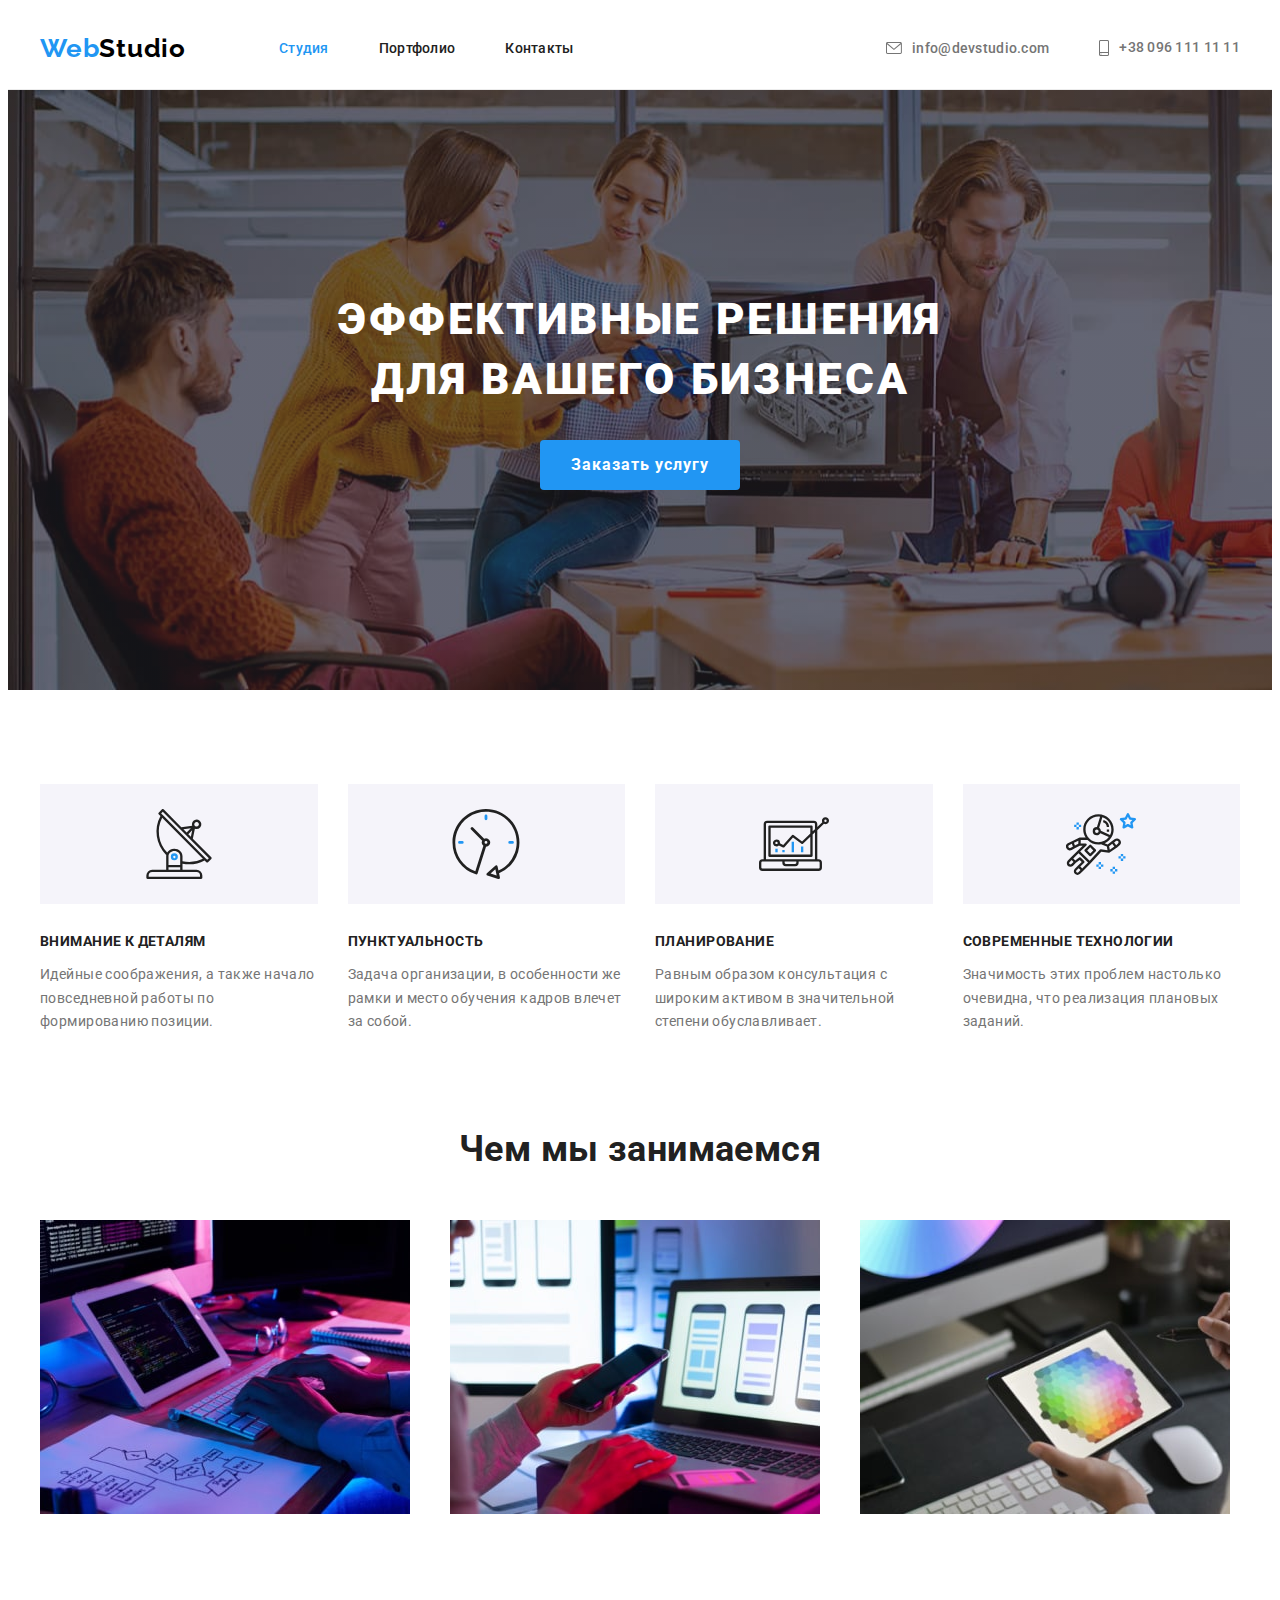
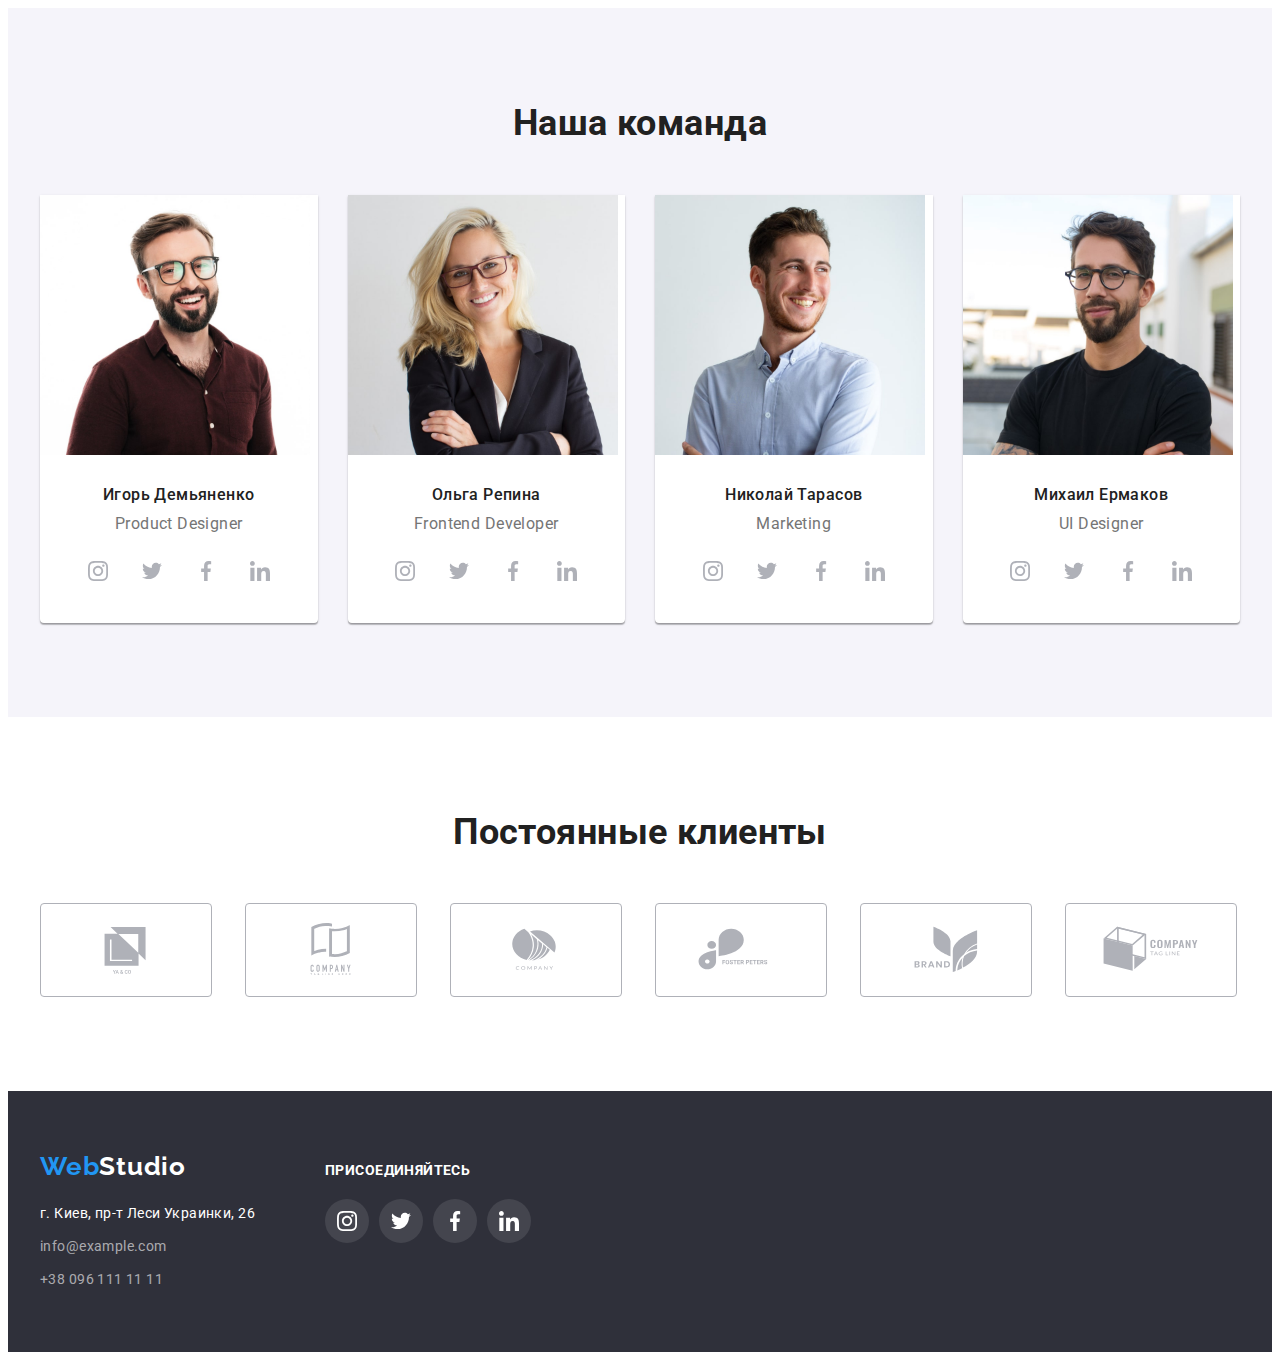
<file: index.html>
<!DOCTYPE html>
<html lang="ru">
  <head>
    <meta charset="UTF-8" />
    <meta http-equiv="X-UA-Compatible" content="IE=edge" />
    <meta name="viewport" content="width=device-width, initial-scale=1.0" />
    <title>WebStudio</title>
    <link rel="preconnect" href="https://fonts.googleapis.com" />
    <link rel="preconnect" href="https://fonts.gstatic.com" crossorigin />
    <link
      href="https://fonts.googleapis.com/css2?family=Raleway:wght@700&family=Roboto:wght@400;500;700;900&display=swap"
      rel="stylesheet"
    />
    <link
      rel="stylesheet"
      href="https://cdnjs.cloudflare.com/ajax/libs/modern-normalize/1.1.0/modern-normalize.min.css"
      integrity="sha512-wpPYUAdjBVSE4KJnH1VR1HeZfpl1ub8YT/NKx4PuQ5NmX2tKuGu6U/JRp5y+Y8XG2tV+wKQpNHVUX03MfMFn9Q=="
      crossorigin="anonymous"
      referrerpolicy="no-referrer"
    />
    <link rel="stylesheet" href="./css/styles.css" />
  </head>
  <body>
    <header class="header">
      <div class="container">
        <nav class="header-navigation">
          <a href="" class="header-logo logo link"
            >Web<span class="header-logo-part">Studio</span>
          </a>

          <ul class="navigation-list list">
            <li class="navigation-item">
              <a class="navigation-link current link nav" href="./index.html">Студия</a>
            </li>
            <li class="navigation-item">
              <a class="navigation-link link nav" href="./portfolio.html">Портфолио</a>
            </li>
            <li class="navigation-item">
              <a class="navigation-link link nav" href="">Контакты</a>
            </li>
          </ul>
        </nav>

        <ul class="contacts-list list">
          <li class="contacts-item icon-mail">
            <a class="contacts-link link nav" href="mailto:info@devstudio.com">
              <svg class="contacts-icons" width="16" height="12">
                <use href="./images/icons.svg#icon-mail"
              </svg>
              <p class="contacts-text">info@devstudio.com</p>
            </a>
          </li>
          <li class="contacts-item icon-tel">
            <a class="contacts-link link nav" href="tel:+380961111111">
              <svg class="contacts-icons" width="10" height="16">
                <use href="./images/icons.svg#icon-telephone"
              </svg>
              <p class="contacts-text">+38 096 111 11 11</p>
            </a>
          </li>
        </ul>
      </div>
    </header>

    <main>
      <section class="hero">
        <div class="container">
          <h1 class="hero-title">Эффективные решения для вашего бизнеса</h1>
          <button class="hero-btn btn" type="button">Заказать услугу</button>
        </div>
      </section>

      <section class="features">
        <div class="container">
          <h2 class="visually-hidden">Особенности</h2>
          <ul class="features-list list">
            <li class="features-item icon-antenna">
              <h3 class="features-title">Внимание к деталям</h3>
              <p class="features-text">
                Идейные соображения, а также начало повседневной работы по формированию позиции.
              </p>
            </li>
            <li class="features-item icon-clock">
              <h3 class="features-title">Пунктуальность</h3>
              <p class="features-text">
                Задача организации, в особенности же рамки и место обучения кадров влечет за собой.
              </p>
            </li>
            <li class="features-item icon-diagram">
              <h3 class="features-title">Планирование</h3>
              <p class="features-text">
                Равным образом консультация с широким активом в значительной степени обуславливает.
              </p>
            </li>
            <li class="features-item icon-astronaut">
              <h3 class="features-title">Современные технологии</h3>
              <p class="features-text">
                Значимость этих проблем настолько очевидна, что реализация плановых заданий.
              </p>
            </li>
          </ul>
        </div>
      </section>

      <section class="gallery">
        <div class="container">
          <h2 class="section-title">Чем мы занимаемся</h2>
          <ul class="gallery-list list">
            <li class="gallery-item">
              <img
                class="images"
                src="./images/img-1.jpg"
                alt="набирает на клавиатуре перед планшетом"
                width="370"
                height="294"
              />
            </li>
            <li class="gallery-item">
              <img
                class="images"
                src="./images/img-2.jpg"
                alt="держит в руке телефон перед монитором"
                width="370"
                height="294"
              />
            </li>
            <li class="gallery-item">
              <img
                class="images"
                src="./images/img-3.jpg"
                alt="держит в руке планшет с цветовым спектром"
                width="370"
                height="294"
              />
            </li>
          </ul>
        </div>
      </section>

      <section class="team">
        <div class="container">
          <h2 class="section-title">Наша команда</h2>
          <ul class="team-list list">
            <li class="team-card">
              <img
                class="images"
                src="./images/team-1.jpg"
                alt="чувак с бородой и в очках улыбается"
                width="270"
                height="260"
              />
              <h3 class="team-card-title">Игорь Демьяненко</h3>
              <p lang="en" class="team-card-text">Product Designer</p>
              <ul class="team-social-list list">
                <li class="team-social-item">
                  <a class="team-social-link" href="">
                    <svg class="team-social-icon" width="20" height="20">
                      <use href="./images/icons.svg#icon-instagram"
                    </svg>
                  </a>
                </li>
                <li class="team-social-item">
                  <a class="team-social-link" href="">
                    <svg class="team-social-icon" width="20" height="20">
                      <use href="./images/icons.svg#icon-twitter"
                    </svg>
                  </a>
                </li>
                <li class="team-social-item">
                  <a class="team-social-link" href="">
                    <svg class="team-social-icon" width="20" height="20">
                      <use href="./images/icons.svg#icon-facebook"
                    </svg>
                  </a>
                </li>
                <li class="team-social-item">
                  <a class="team-social-link" href="">
                    <svg class="team-social-icon" width="20" height="20">
                      <use href="./images/icons.svg#icon-linkedin"
                    </svg>
                  </a>
                </li>
              </ul>
            </li>
            <li class="team-card">
              <img
                class="images"
                src="./images/team-2.jpg"
                alt="барышня со сложенными руками"
                width="270"
                height="260"
              />
              <h3 class="team-card-title">Ольга Репина</h3>
              <p lang="en" class="team-card-text">Frontend Developer</p>
              <ul class="team-social-list list">
                <li class="team-social-item">
                  <a class="team-social-link" href="">
                    <svg class="team-social-icon" width="20" height="20">
                      <use href="./images/icons.svg#icon-instagram"
                    </svg>
                  </a>
                </li>
                <li class="team-social-item">
                  <a class="team-social-link" href="">
                    <svg class="team-social-icon" width="20" height="20">
                      <use href="./images/icons.svg#icon-twitter"
                    </svg>
                  </a>
                </li>
                <li class="team-social-item">
                  <a class="team-social-link" href="">
                    <svg class="team-social-icon" width="20" height="20">
                      <use href="./images/icons.svg#icon-facebook"
                    </svg>
                  </a>
                </li>
                <li class="team-social-item">
                  <a class="team-social-link" href="">
                    <svg class="team-social-icon" width="20" height="20">
                      <use href="./images/icons.svg#icon-linkedin"
                    </svg>
                  </a>
                </li>
              </ul>
            </li>
            <li class="team-card">
              <img
                class="images"
                src="./images/team-3.jpg"
                alt="чувак смотрит в сторону и улыбается"
                width="270"
                height="260"
              />
              <h3 class="team-card-title">Николай Тарасов</h3>
              <p lang="en" class="team-card-text">Marketing</p>
              <ul class="team-social-list list">
                <li class="team-social-item">
                  <a class="team-social-link" href="">
                    <svg class="team-social-icon" width="20" height="20">
                      <use href="./images/icons.svg#icon-instagram"
                    </svg>
                  </a>
                </li>
                <li class="team-social-item">
                  <a class="team-social-link" href="">
                    <svg class="team-social-icon" width="20" height="20">
                      <use href="./images/icons.svg#icon-twitter"
                    </svg>
                  </a>
                </li>
                <li class="team-social-item">
                  <a class="team-social-link" href="">
                    <svg class="team-social-icon" width="20" height="20">
                      <use href="./images/icons.svg#icon-facebook"
                    </svg>
                  </a>
                </li>
                <li class="team-social-item">
                  <a class="team-social-link" href="">
                    <svg class="team-social-icon" width="20" height="20">
                      <use href="./images/icons.svg#icon-linkedin"
                    </svg>
                  </a>
                </li>
              </ul>
            </li>
            <li class="team-card">
              <img
                class="images"
                src="./images/team-4.jpg"
                alt="чувак с ухмылкой и в очках"
                width="270"
                height="260"
              />
              <h3 class="team-card-title">Михаил Ермаков</h3>
              <p lang="en" class="team-card-text">UI Designer</p>
              <ul class="team-social-list list">
                <li class="team-social-item">
                  <a class="team-social-link" href="">
                    <svg class="team-social-icon" width="20" height="20">
                      <use href="./images/icons.svg#icon-instagram"
                    </svg>
                  </a>
                </li>
                <li class="team-social-item">
                  <a class="team-social-link" href="">
                    <svg class="team-social-icon" width="20" height="20">
                      <use href="./images/icons.svg#icon-twitter"
                    </svg>
                  </a>
                </li>
                <li class="team-social-item">
                  <a class="team-social-link" href="">
                    <svg class="team-social-icon" width="20" height="20">
                      <use href="./images/icons.svg#icon-facebook"
                    </svg>
                  </a>
                </li>
                <li class="team-social-item">
                  <a class="team-social-link" href="">
                    <svg class="team-social-icon" width="20" height="20">
                      <use href="./images/icons.svg#icon-linkedin"
                    </svg>
                  </a>
                </li>
              </ul>
            </li>
          </ul>
        </div>
      </section>

      <section>
        <div class="container">
          <h2 class="section-title">Постоянные клиенты</h2>
          <ul class="clients-list list">
            <li class="clients-item">
              <a class="clients-link" href=""
                ><svg class="clients-icon" width="160" height="60">
                  <use href="./images/icons.svg#icon-Client-1"
                </svg></a
              >
            </li>
            <li class="clients-item">
              <a class="clients-link" href=""
                ><svg class="clients-icon" width="160" height="60">
                  <use href="./images/icons.svg#icon-Client-2"
                </svg></a
              >
            </li>
            <li class="clients-item">
              <a class="clients-link" href=""
                ><svg class="clients-icon" width="160" height="60">
                  <use href="./images/icons.svg#icon-Client-3"
                </svg></a
              >
            </li>
            <li class="clients-item">
              <a class="clients-link" href=""
                ><svg class="clients-icon" width="160" height="60">
                  <use href="./images/icons.svg#icon-Client-4"
                </svg></a
              >
            </li>
            <li class="clients-item">
              <a class="clients-link" href=""
                ><svg class="clients-icon" width="160" height="60">
                  <use href="./images/icons.svg#icon-Client-5"
                </svg></a
              >
            </li>
            <li class="clients-item">
              <a class="clients-link" href=""
                ><svg class="clients-icon" width="160" height="60">
                  <use href="./images/icons.svg#icon-Client-6"
                </svg></a
              >
            </li>
          </ul>
        </div>
      </section>
    </main>

    <footer class="footer">
      <div class="container">
        <div class="footer-info">
          <a href="" class="logo link">Web<span class="footer-logo-part">Studio</span></a>
          <address class="address">
            <ul class="address-list list">
              <li class="footer-adress-item">
                <a href="" class="footer-address link"> г. Киев, пр-т Леси Украинки, 26</a>
              </li>
              <li class="footer-adress-item">
                <a class="footer-contacts link" href="mailto:info@example.com">info@example.com</a>
              </li>
              <li class="footer-adress-item">
                <a class="footer-contacts link" href="tel:+380961111111">+38 096 111 11 11</a>
              </li>
            </ul>
          </address>
        </div>
        <div class="footer-social">
          <h3 class="footer-text">Присоединяйтесь</h3>
          <ul class="footer-social-list list">
            <li class="footer-social-item">
              <a class="footer-social-link" href="">
                <svg class="footer-social-icon" width="20" height="20">
                  <use href="./images/icons.svg#icon-instagram"
                </svg>
              </a>
            </li>
            <li class="footer-social-item">
              <a class="footer-social-link" href="">
                <svg class="footer-social-icon" width="20" height="20">
                  <use href="./images/icons.svg#icon-twitter"
                </svg>
              </a>
            </li>
            <li class="footer-social-item">
              <a class="footer-social-link" href="">
                <svg class="footer-social-icon" width="20" height="20">
                  <use href="./images/icons.svg#icon-facebook"
                </svg>
              </a>
            </li>
            <li class="footer-social-item">
              <a class="footer-social-link" href="">
                <svg class="footer-social-icon" width="20" height="20">
                  <use href="./images/icons.svg#icon-linkedin"
                </svg>
              </a>
            </li>
          </ul>
        </div>
      </div>
    </footer>
  </body>
</html>
</file>
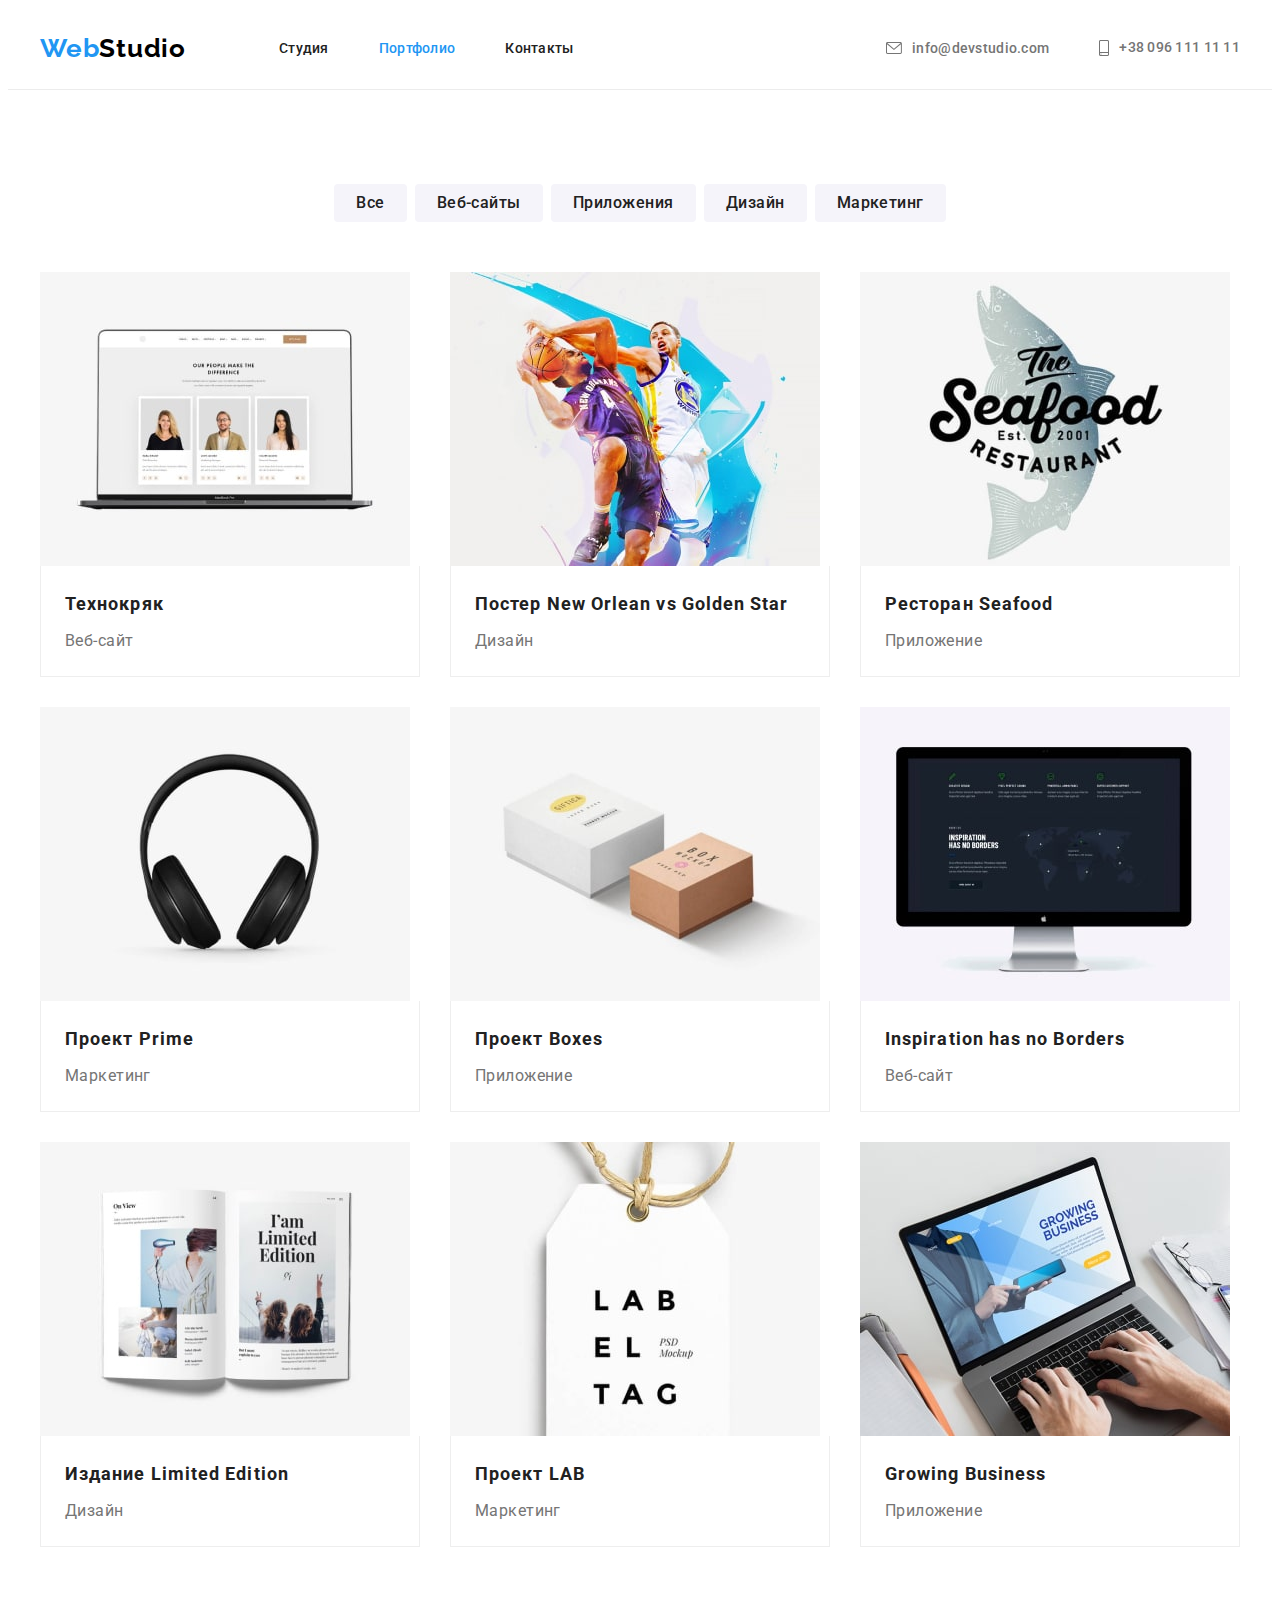
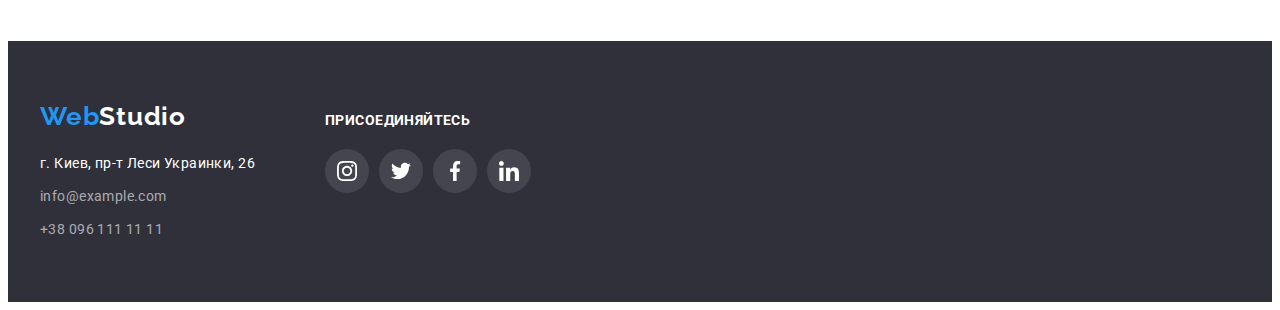
<file: portfolio.html>
<!DOCTYPE html>
<html lang="ru">
  <head>
    <meta charset="UTF-8" />
    <meta http-equiv="X-UA-Compatible" content="IE=edge" />
    <meta name="viewport" content="width=device-width, initial-scale=1.0" />
    <title>WebStudio</title>
    <link rel="preconnect" href="https://fonts.googleapis.com" />
    <link rel="preconnect" href="https://fonts.gstatic.com" crossorigin />
    <link
      href="https://fonts.googleapis.com/css2?family=Raleway:wght@700&family=Roboto:wght@400;500;700;900&display=swap"
      rel="stylesheet"
    />
    <link
      rel="stylesheet"
      href="https://cdnjs.cloudflare.com/ajax/libs/modern-normalize/1.1.0/modern-normalize.min.css"
      integrity="sha512-wpPYUAdjBVSE4KJnH1VR1HeZfpl1ub8YT/NKx4PuQ5NmX2tKuGu6U/JRp5y+Y8XG2tV+wKQpNHVUX03MfMFn9Q=="
      crossorigin="anonymous"
      referrerpolicy="no-referrer"
    />
    <link rel="stylesheet" href="./css/styles.css" />
  </head>
  <body>
    <header class="header">
      <div class="container">
        <nav class="header-navigation">
          <a href="" class="header-logo logo link"
            >Web<span class="header-logo-part">Studio</span>
          </a>

          <ul class="navigation-list list">
            <li class="navigation-item">
              <a class="navigation-link link nav" href="./index.html">Студия</a>
            </li>
            <li class="navigation-item">
              <a class="navigation-link current link nav" href="./portfolio.html">Портфолио</a>
            </li>
            <li class="navigation-item">
              <a class="navigation-link link nav" href="">Контакты</a>
            </li>
          </ul>
        </nav>

        <ul class="contacts-list list">
          <li class="contacts-item icon-mail">
            <a class="contacts-link link nav" href="mailto:info@devstudio.com">
              <svg class="contacts-icons" width="16" height="12">
                <use href="./images/icons.svg#icon-mail"
              </svg>
              <p class="contacts-text">info@devstudio.com</p>
            </a>
          </li>
          <li class="contacts-item icon-tel">
            <a class="contacts-link link nav" href="tel:+380961111111">
              <svg class="contacts-icons" width="10" height="16">
                <use href="./images/icons.svg#icon-telephone"
              </svg>
              <p class="contacts-text">+38 096 111 11 11</p>
            </a>
          </li>
        </ul>
      </div>
    </header>
    <main>
      <section class="projects">
        <div class="container">
          <h1 class="visually-hidden">Наши проекты</h1>
          <ul class="filters list">
            <li class="filters-item"><button type="button" class="filters-btn btn">Все</button></li>
            <li class="filters-item">
              <button type="button" class="filters-btn btn">Веб-сайты</button>
            </li>
            <li class="filters-item">
              <button type="button" class="filters-btn btn">Приложения</button>
            </li>
            <li class="filters-item">
              <button type="button" class="filters-btn btn">Дизайн</button>
            </li>
            <li class="filters-item">
              <button type="button" class="filters-btn btn">Маркетинг</button>
            </li>
          </ul>
          <ul class="project-cards list">
            <li class="project-card">
              <a class="project-card-link link" href="">
                <img
                  class="images"
                  src="./images/portfolio/technokryak.jpg"
                  alt="монитор с тремя карточками на экране"
                  width="370"
                  height="294"
                />
                <div class="project-card-content">
                  <h2 class="project-card-title">Технокряк</h2>
                  <p class="project-card-text">Веб-сайт</p>
                </div>
              </a>
            </li>
            <li class="project-card">
              <a class="project-card-link link" href="">
                <img
                  class="images"
                  src="./images/portfolio/new-orlean.jpg"
                  alt="два баскетболиста борются за мяч"
                  width="370"
                  height="294"
                />
                <div class="project-card-content">
                  <h2 class="project-card-title">
                    Постер <span lang="en">New Orlean vs Golden Star</span>
                  </h2>
                  <p class="project-card-text">Дизайн</p>
                </div>
              </a>
            </li>
            <li class="project-card">
              <a class="project-card-link link" href="">
                <img
                  class="images"
                  src="./images/portfolio/seafood.jpg"
                  alt="рыба и название ресторана Сифуд"
                  width="370"
                  height="294"
                />
                <div class="project-card-content">
                  <h2 class="project-card-title">Ресторан <span lang="en">Seafood</span></h2>
                  <p class="project-card-text">Приложение</p>
                </div>
              </a>
            </li>
            <li class="project-card">
              <a class="project-card-link link" href="">
                <img
                  class="images"
                  src="./images/portfolio/prime.jpg"
                  alt="наушники на белом фоне"
                  width="370"
                  height="294"
                />
                <div class="project-card-content">
                  <h2 class="project-card-title">Проект <span lang="en">Prime</span></h2>
                  <p class="project-card-text">Маркетинг</p>
                </div>
              </a>
            </li>
            <li class="project-card">
              <a class="project-card-link link" href="">
                <img
                  class="images"
                  src="./images/portfolio/boxes.jpg"
                  alt="две коробки на белом фоне"
                  width="370"
                  height="294"
                />
                <div class="project-card-content">
                  <h2 class="project-card-title">Проект <span lang="en">Boxes</span></h2>
                  <p class="project-card-text">Приложение</p>
                </div>
              </a>
            </li>
            <li class="project-card">
              <a class="project-card-link link" href="">
                <img
                  class="images"
                  src="./images/portfolio/inspiration.jpg"
                  alt="монитор с картой на темном фоне"
                  width="370"
                  height="294"
                />
                <div class="project-card-content">
                  <h2 class="project-card-title" lang="en">Inspiration has no Borders</h2>
                  <p class="project-card-text">Веб-сайт</p>
                </div>
              </a>
            </li>
            <li class="project-card">
              <a class="project-card-link link" href="">
                <img
                  class="images"
                  src="./images/portfolio/limit-edition.jpg"
                  alt="раскрытый журнал с картинками"
                  width="370"
                  height="294"
                />
                <div class="project-card-content">
                  <h2 class="project-card-title">Издание <span lang="en">Limited Edition</span></h2>
                  <p class="project-card-text">Дизайн</p>
                </div>
              </a>
            </li>
            <li class="project-card">
              <a class="project-card-link link" href="">
                <img
                  class="images"
                  src="./images/portfolio/lab.jpg"
                  alt="этикетка крупным планом на веревочке"
                  width="370"
                  height="294"
                />
                <div class="project-card-content">
                  <h2 class="project-card-title">Проект <span lang="en">LAB</span></h2>
                  <p class="project-card-text">Маркетинг</p>
                </div>
              </a>
            </li>
            <li class="project-card">
              <a class="project-card-link link" href="">
                <img
                  class="images"
                  src="./images/portfolio/grow-busines.jpg"
                  alt="руки за клавиатурой ноутбука"
                  width="370"
                  height="294"
                />
                <div class="project-card-content">
                  <h2 class="project-card-title" lang="en">Growing Business</h2>
                  <p class="project-card-text">Приложение</p>
                </div>
              </a>
            </li>
          </ul>
        </div>
      </section>
    </main>

    <footer class="footer">
      <div class="container">
        <div class="footer-info">
          <a href="" class="logo link">Web<span class="footer-logo-part">Studio</span></a>
          <address class="address">
            <ul class="address-list list">
              <li class="footer-adress-item">
                <a href="" class="footer-address link"> г. Киев, пр-т Леси Украинки, 26</a>
              </li>
              <li class="footer-adress-item">
                <a class="footer-contacts link" href="mailto:info@example.com">info@example.com</a>
              </li>
              <li class="footer-adress-item">
                <a class="footer-contacts link" href="tel:+380961111111">+38 096 111 11 11</a>
              </li>
            </ul>
          </address>
        </div>
        <div class="footer-social">
          <h3 class="footer-text">Присоединяйтесь</h3>
          <ul class="footer-social-list list">
            <li class="footer-social-item">
              <a class="footer-social-link" href="">
                <svg class="footer-social-icon" width="20" height="20">
                  <use href="./images/icons.svg#icon-instagram"
                </svg>
              </a>
            </li>
            <li class="footer-social-item">
              <a class="footer-social-link" href="">
                <svg class="footer-social-icon" width="20" height="20">
                  <use href="./images/icons.svg#icon-twitter"
                </svg>
              </a>
            </li>
            <li class="footer-social-item">
              <a class="footer-social-link" href="">
                <svg class="footer-social-icon" width="20" height="20">
                  <use href="./images/icons.svg#icon-facebook"
                </svg>
              </a>
            </li>
            <li class="footer-social-item">
              <a class="footer-social-link" href="">
                <svg class="footer-social-icon" width="20" height="20">
                  <use href="./images/icons.svg#icon-linkedin"
                </svg>
              </a>
            </li>
          </ul>
        </div>
      </div>
    </footer>
  </body>
</html>
</file>
<file: css/styles.css>
:root {
    --primary-text-color: #212121;
    --secondary-text-color: #757575;
    --accent-text-color: #2196F3;
    --primary-bg-color: #ffffff;
    --secondary-bg-color: #F5F4FA;
    --accent-bg-color: #2F303A;
    --header-logo-color: #000000;
    --footer-logo-color: #ffffff;
    --footer-address-color: #ffffff;
    --footer-contacts-color: rgba(255, 255, 255, 0.6);
    --btn-text-color: #ffffff;
    --hero-title-text-color: #FFFFFF;
    --icons-color: #AFB1B8;
}

body {
    font-family: 'Roboto', 'Open Sans', 'Helvetica Neue', sans-serif;
    color: var(--primary-text-color);
    background-color: var(--primary-bg-color);
    font-size: 14px;
    letter-spacing: 0.03em;
}

p, h1, h2, h3, h4, h5, h6, ul, ol {
    margin: 0;
    padding-left: 0;
}

.logo {
    font-family: 'Raleway';
    font-weight: 700;
    font-size: 26px;
    line-height: 1.19;
    letter-spacing: 0.03em;
    color: var(--accent-text-color);
}

.container {
    width: 1200px;
    padding-right: 15px;
    padding-left: 15px;
    margin: 0 auto;
}

.visually-hidden {
    position: absolute;
    white-space: nowrap;
    width: 1px;
    height: 1px;
    overflow: hidden;
    border: 0;
    padding: 0;
    clip: rect(0 0 0 0);
    clip-path: inset(50%);
    margin: -1px;
}

.link {
    text-decoration: none;
}

.list {
    list-style: none;
    padding: 0;
    margin: 0;
}

.btn {
    cursor: pointer;
    border: none;
}

.images {
    display: block;
    max-width: 100%;
    height: auto;
}

section {
    padding-top: 94px;
    padding-bottom: 94px;
}

.section-title {
    margin-bottom: 50px;
    text-align: center;
    font-size: 36px;
    line-height: 1.17;
}

/*----------------------HEADER-----------------------*/

.header {
    border-bottom: 1px solid #ECECEC;
}

.header .container {
    display: flex;
}

.header-navigation {
display: flex;
align-items: center;
}

.header-logo {
    padding-top: 24px;
    padding-bottom: 25px;
    margin-right: 93px;
}

.header-logo-part {
    color: var(--header-logo-color);
}

.nav {
    font-weight: 500;
    line-height: 1.14;
    letter-spacing: 0.02em;
}

.navigation-list {
    display: flex;
}

.navigation-link  {
    color: var(--primary-text-color);
}

.navigation-item {
    padding: 32px 0px;
}

.navigation-item:not(:last-child) {
    margin-right: 50px;
}

.navigation-item:hover,
.navigation-item:focus {
    color: var(--accent-text-color);
}

.current {
    color: var(--accent-text-color);
}

.contacts-list {
    display: flex;
    margin-left: auto;
    align-items: center;
}

.contacts-item:not(:last-child) {
    margin-right: 50px;
}

.contacts-link {
    display: flex;
    justify-content: center;
    align-items: center;
    color: var(--secondary-text-color);
}

.contacts-link:hover,
.contacts-link:focus {
    color: var(--accent-text-color);
}

.contacts-text {
    margin-left: 10px;
}

.contacts-icons {
    fill: currentColor;
}


/*----------------------HERO-----------------------*/

.hero {
    padding-top: 200px;
    padding-bottom: 200px;
    background-color: var(--accent-bg-color);

    max-width: 1600px;
    margin-left: auto;
    margin-right: auto;
    background-image: linear-gradient(rgba(47, 48, 58, 0.4), rgba(47, 48, 58, 0.4)), 
    url(../images/hero-bg.jpg);
    background-repeat: no-repeat;
    }

.hero-title {
    max-width: 696px;
    margin: auto;
    margin-bottom: 30px;

    font-weight: 900;
    font-size: 44px;
    line-height: 1.36;
    text-align: center;
    letter-spacing: 0.06em;
    text-transform: uppercase;
    color: var(--hero-title-text-color);
    
}

.hero-btn {
    margin: auto;
    min-width: 200px;
    height: 50px;
    display: flex;
    align-items: center;
    text-align: center;
    justify-content: center;
    border-radius: 4px;

    font-family: inherit;
    font-weight: 700;
    font-size: 16px;
    line-height: 1.88;
    letter-spacing: 0.06em;
    color: var(--btn-text-color);
    background-color: var(--accent-text-color);
}

.hero-btn:hover,
.hero-btn:focus,
.hero-btn:active {
    color: var(--accent-text-color);
    background-color: var(--btn-text-color);
}

/*----------------------FEATURES-----------------------*/

.features-list {
    display: flex;
    margin-left: -30px;
}

.features-item {
    flex-basis: calc(100% / 4 - 30px);
    margin-left: 30px;
}

.features-item::before {
    display: block;
    content: '';
    height: 120px;
    margin-bottom: 30px;
    background-color: var(--secondary-bg-color);
    background-repeat: no-repeat;
    background-position: center;
}

.icon-antenna::before {
    background-image: url(../images/features/antenna.svg);
}

.icon-clock::before {
    background-image: url(../images/features/clock.svg);
}

.icon-diagram::before {
    background-image: url(../images/features/diagram.svg);
}

.icon-astronaut::before {
    background-image: url(../images/features/astronaut.svg);
}

.features-title {
    margin-bottom: 13px;

    font-size: 14px;
    line-height: 1.14;
    text-transform: uppercase;
    }

.features-text {
    line-height: 1.71;
    color: var(--secondary-text-color);
}

/*----------------------GALLERY-----------------------*/

.gallery {
    padding-top: 0;
}

.gallery-list {
    display: flex;
    margin-left: -30px;
}

.gallery-item {
    flex-basis: calc(100% / 3 - 30px);
    margin-left: 30px;
}


/*----------------------TEAM-----------------------*/

.team {
    background-color: var(--secondary-bg-color);
}

.team-list {
    display: flex;
    margin-left: -30px;
}

.team-card {
    flex-basis: calc(100% / 4 - 30px);
    margin-left: 30px;
    border-radius: 0px 0px 4px 4px;
    box-shadow: 0px 1px 3px rgba(0, 0, 0, 0.12),
    0px 1px 1px rgba(0, 0, 0, 0.14),
    0px 2px 1px rgba(0, 0, 0, 0.2);
    background-color: var(--primary-bg-color);
}

.team-card-title {
    margin-top: 30px;
    margin-bottom: 10px;

    font-weight: 500;
    font-size: 16px;
    line-height: 1.19;
    text-align: center;
}

.team-card-text {
    margin-bottom: 16px;

    font-size: 16px;
    line-height: 1.19;
    text-align: center;
    color: var(--secondary-text-color);
}

.team-social-list {
    display: flex;
    margin-bottom: 30px;
    justify-content: center;
}

.team-social-item:not(:last-child) {
    margin-right: 10px;
}

.team-social-link {
    display: flex;
    justify-content: center;
    align-items: center;

    width: 44px;
    height: 44px;
    background-color: var(--primary-bg-color);
    border-radius: 50%;
    color: var(--icons-color);
}

.team-social-icon {
    fill: currentColor;
}

.team-social-link:hover, .team-social-link:focus {
    background-color: var(--accent-text-color);
    color: var(--primary-bg-color);
}

/*-------------------------CLIENTS--------------------------------*/

.clients-list {
    display: flex;
    margin-left: -30px;
}

.clients-item {
    display: flex;
    flex-basis: calc(100% / 6 - 30px);
    margin-left: 30px;  
}

.clients-link {
    display: flex;
    justify-content: center;
    align-items: center;

    width: 170px;
    height: 92px;
    border: 1px solid var(--icons-color);
    border-radius: 4px;
    color: var(--icons-color);
}

.clients-icon {
fill: currentColor;
}

.clients-link:hover, .clients-link:focus {
color: var(--accent-text-color);
border: 1px solid var(--accent-text-color);
}

/*----------------------FOOTER-----------------------*/

.footer {
    padding-top: 60px;
    padding-bottom: 60px;
    background-color: var(--accent-bg-color);
}

.footer .container {
    display: flex;
    align-items: baseline;
}

.footer-logo-part {
    color: var(--footer-logo-color);
}

.address {
    font-style: normal;
    line-height: 1.71;
    max-width: 231px;
}

.address-list {
    margin-top: 20px;
}

.footer-adress-item:not(:last-child) {
    margin-bottom: 9px;
}

.footer-address {
    color: var(--footer-address-color);
}

.footer-contacts {

    color: var(--footer-contacts-color);
}

.footer-contacts:hover,
.footer-contacts:focus {
    color: var(--accent-text-color);
}

.footer-social {
    display: block;
    margin-left: 70px;
}

.footer-social-list {
    display: flex;
}

.footer-social-item:not(:last-child) {
    margin-right: 10px;
}

.footer-social-link {
    display: flex;
    justify-content: center;
    align-items: center;

    width: 44px;
    height: 44px;
    background-color: rgba(255, 255, 255, 0.1) ;
    border-radius: 50%;
    color: var(--btn-text-color)
}

.footer-social-icon {
fill: currentColor;
}

.footer-social-link:hover, 
.footer-social-link:focus {
    background-color: var(--accent-text-color);
}

.footer-text {
    margin-bottom: 20px;
    font-size: 14px;
    line-height: 1.14;
    text-transform: uppercase;
    color: var(--footer-address-color);
}

/*----------------------PORTFOLIO MAIN-----------------------*/

.filters {
    display: flex;
    justify-content: center;
    margin-bottom: 50px;
}

.filters-item:not(:last-child) {
    margin-right: 8px;
}

.filters-btn {
    padding: 6px 22px;
    border-radius: 4px;

    font-family: inherit;
    font-weight: 500;
    font-size: 16px;
    line-height: 1.63; 
    text-align: center;
    letter-spacing: 0.03em;
    color: var(--primary-text-color);
    background-color: var(--secondary-bg-color);
}

.filters-btn:hover, .filters-btn:focus {
    color: var(--btn-text-color);
    background-color: var(--accent-text-color);
    box-shadow: 0px 3px 1px rgba(0, 0, 0, 0.1),
    0px 1px 2px rgba(0, 0, 0, 0.08),
    0px 2px 2px rgba(0, 0, 0, 0.12);
}

/*---------------------- PORTFOLIO-----------------------*/

.project-cards {
    display: flex;
    flex-wrap: wrap;
    margin-left: -30px;
    margin-bottom: -30px;
}

.project-card {
    flex-basis: calc(100% / 3 - 30px);
    margin-left: 30px;
    margin-bottom: 30px;
    box-sizing: border-box;
    background: var(--primary-bg-color);
}

.project-card-link {
    display: block;   
}

.project-card-link:hover,
.project-card-link:focus {
    box-shadow: 0px 1px 1px rgba(0, 0, 0, 0.12),
    0px 4px 4px rgba(0, 0, 0, 0.06),
    1px 4px 6px rgba(0, 0, 0, 0.16);
}

.project-card-title {
    margin-bottom: 4px;

    font-size: 18px;
    line-height: 2;
    letter-spacing: 0.06em;
    color: var(--primary-text-color);
}

.project-card-text {
    font-size: 16px;
    line-height: 1.88;
    color: var(--secondary-text-color);
}

.project-card-content {
    padding-top: 20px;
    padding-bottom: 20px;
    padding-left: 24px;
    border-right: 1px solid #EEEEEE;
    border-bottom: 1px solid #EEEEEE;
    border-left: 1px solid #EEEEEE;
}
</file>
